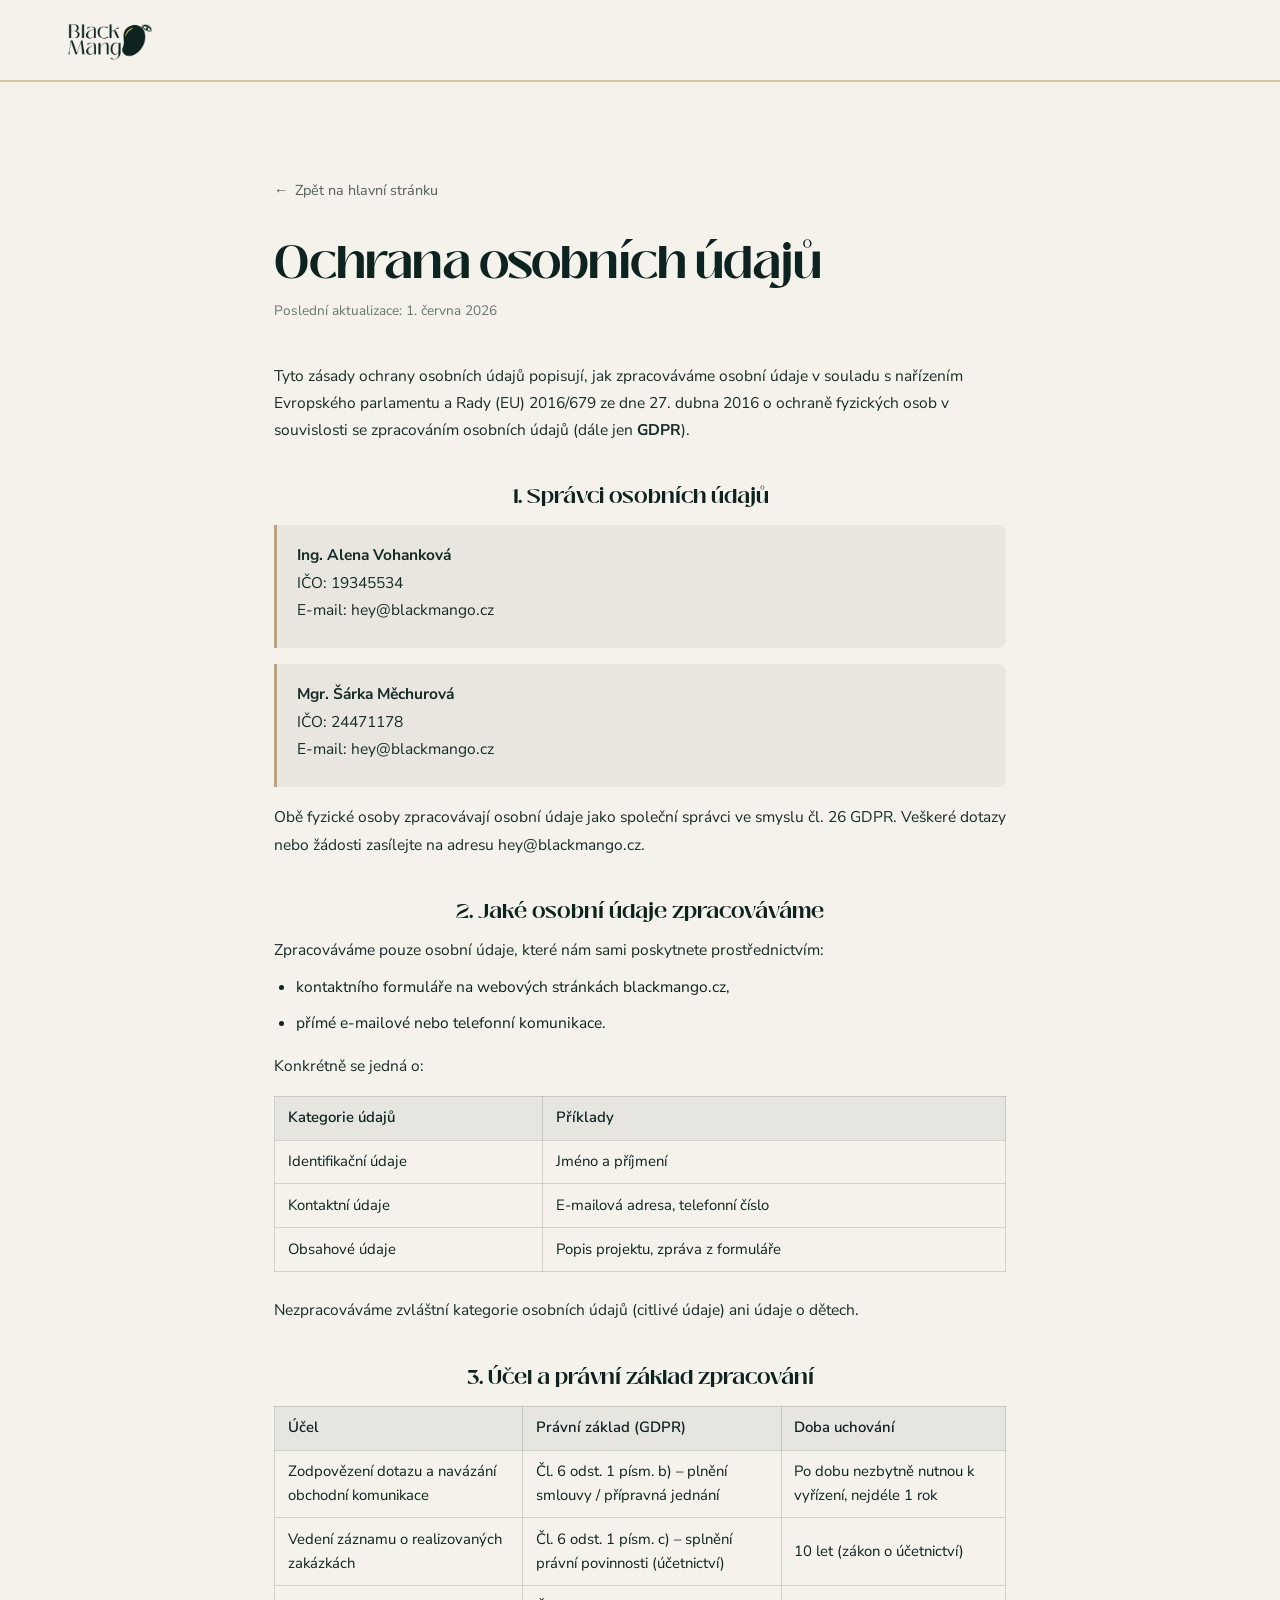
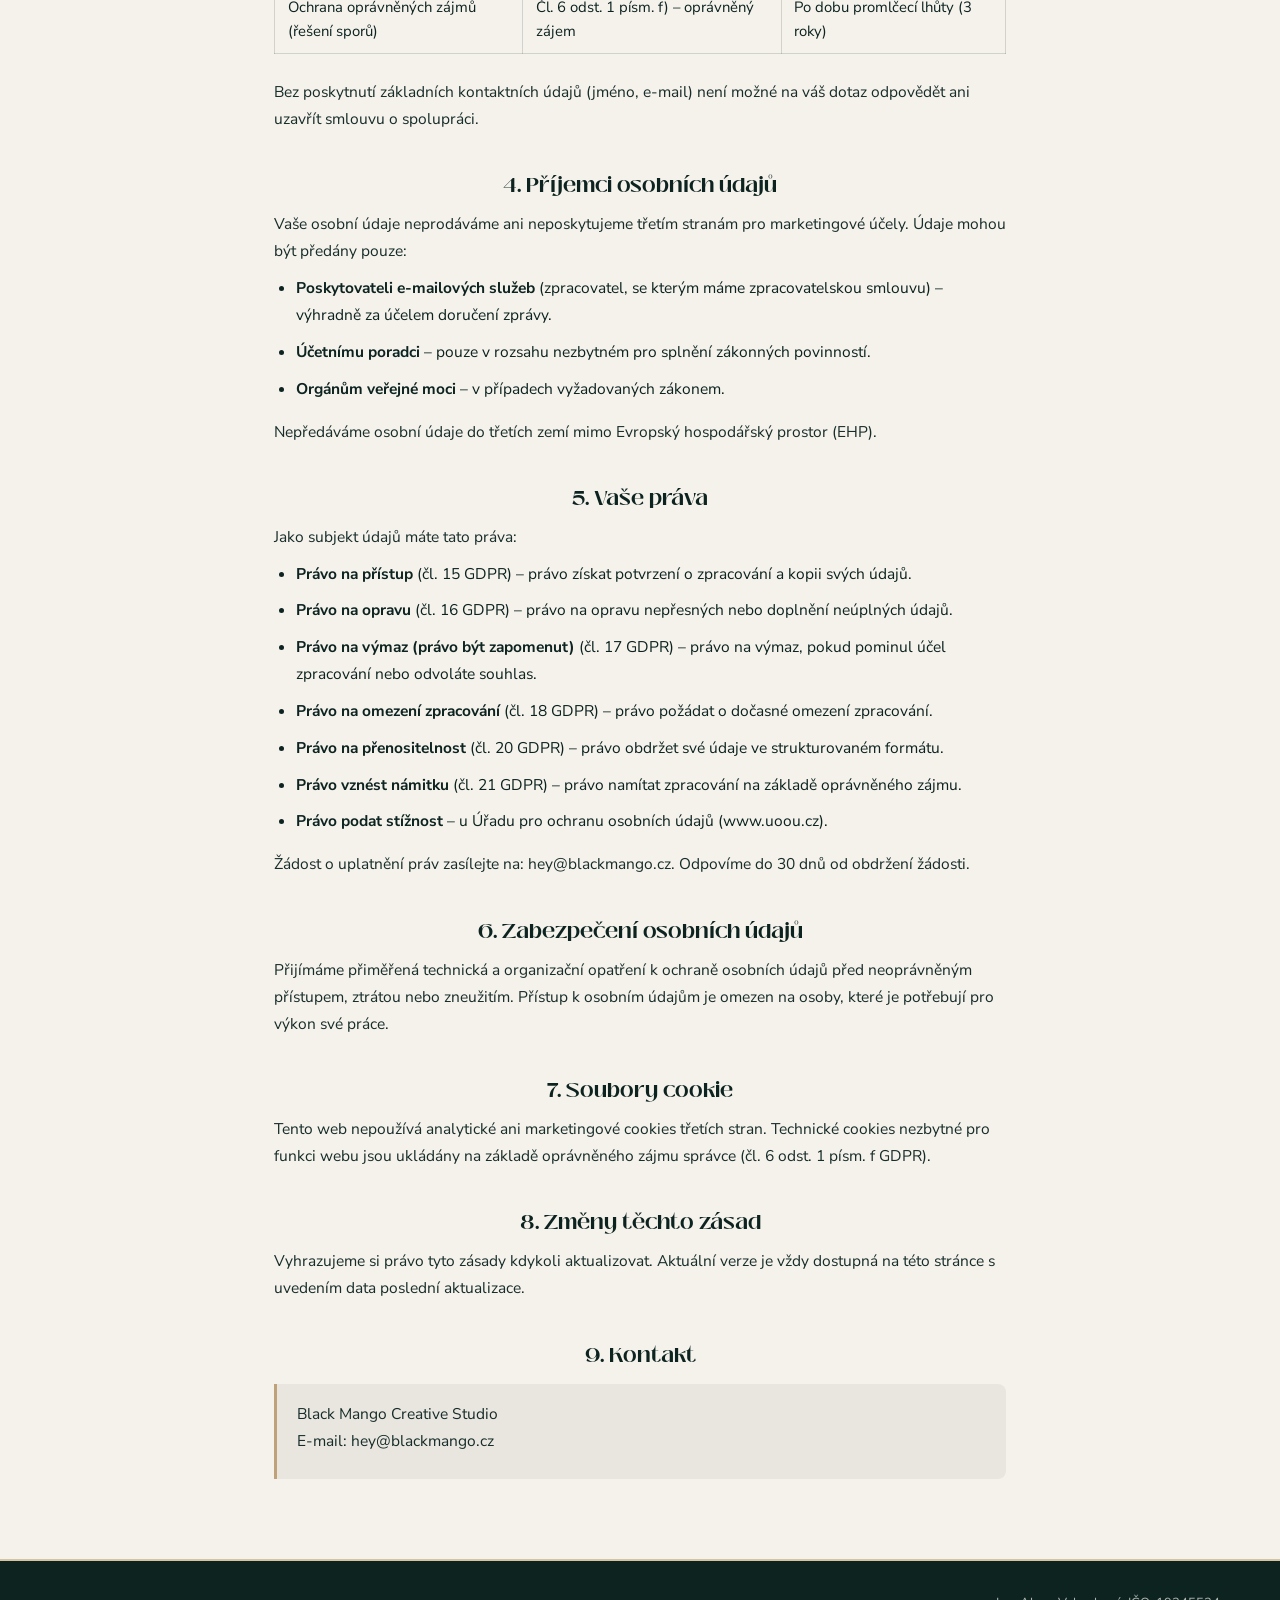
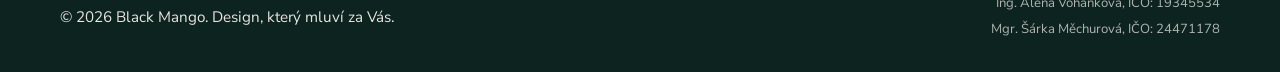
<file: gdpr.html>
<!DOCTYPE html>
<html lang="cs">
<head>
    <meta charset="UTF-8">
    <meta name="viewport" content="width=device-width, initial-scale=1.0">
    <title>Ochrana osobních údajů (GDPR) – Black Mango Creative Studio</title>
    <meta name="description" content="Zásady ochrany osobních údajů (GDPR) společnosti Black Mango Creative Studio. Informace o zpracování osobních údajů dle nařízení EU 2016/679.">
    <meta name="robots" content="noindex, follow">
    <link rel="canonical" href="https://blackmango.cz/gdpr.html">
    <link rel="icon" type="image/png" href="assets/global/favicon.png">
    <link rel="preconnect" href="https://fonts.googleapis.com">
    <link rel="preconnect" href="https://fonts.gstatic.com" crossorigin>
    <link href="https://fonts.googleapis.com/css2?family=Nunito+Sans:wght@400;600&display=swap" rel="stylesheet">
    <link rel="stylesheet" href="styles.css">
    <style>
        .gdpr-page {
            max-width: 780px;
            margin: 0 auto;
            padding: 6rem 1.5rem 4rem;
        }
        .gdpr-page h1 {
            font-size: clamp(1.8rem, 5vw, 2.8rem);
            margin-bottom: 0.5rem;
        }
        .gdpr-page .gdpr-updated {
            font-size: 0.85rem;
            opacity: 0.6;
            margin-bottom: 2.5rem;
            display: block;
        }
        .gdpr-page h2 {
            font-size: 1.25rem;
            margin-top: 2.5rem;
            margin-bottom: 0.75rem;
        }
        .gdpr-page p,
        .gdpr-page li {
            font-size: 0.97rem;
            line-height: 1.75;
            margin-bottom: 0.6rem;
        }
        .gdpr-page ul,
        .gdpr-page ol {
            padding-left: 1.4rem;
            margin-bottom: 1rem;
        }
        .gdpr-page table {
            width: 100%;
            border-collapse: collapse;
            margin: 1rem 0 1.5rem;
            font-size: 0.93rem;
        }
        .gdpr-page th,
        .gdpr-page td {
            text-align: left;
            padding: 0.6rem 0.8rem;
            border: 1px solid rgba(12,35,32,0.15);
        }
        .gdpr-page th {
            background: rgba(12,35,32,0.06);
            font-weight: 600;
        }
        .gdpr-page .gdpr-contact-box {
            background: rgba(12,35,32,0.05);
            border-left: 3px solid var(--color-brown);
            border-radius: 0 8px 8px 0;
            padding: 1rem 1.25rem;
            margin: 1rem 0;
        }
        .gdpr-back-link {
            display: inline-flex;
            align-items: center;
            gap: 0.4rem;
            margin-bottom: 2rem;
            font-size: 0.9rem;
            color: var(--color-dark);
            text-decoration: none;
            opacity: 0.7;
        }
        .gdpr-back-link:hover {
            opacity: 1;
        }
        .gdpr-back-link::before {
            content: "←";
        }
    </style>
</head>
<body>
    <nav class="navbar">
        <div class="container">
            <div class="nav-brand">
                <a href="index.html" aria-label="Black Mango – zpět na hlavní stránku">
                    <img src="assets/global/logo-main.webp" alt="Black Mango Creative Studio" class="nav-logo">
                </a>
            </div>
        </div>
    </nav>

    <main class="gdpr-page" id="main-content">
        <a href="index.html" class="gdpr-back-link">Zpět na hlavní stránku</a>

        <h1>Ochrana osobních údajů</h1>
        <span class="gdpr-updated">Poslední aktualizace: 1. června 2026</span>

        <p>
            Tyto zásady ochrany osobních údajů popisují, jak zpracováváme osobní údaje v souladu
            s nařízením Evropského parlamentu a Rady (EU) 2016/679 ze dne 27. dubna 2016
            o ochraně fyzických osob v souvislosti se zpracováním osobních údajů (dále jen
            <strong>GDPR</strong>).
        </p>

        <h2>1. Správci osobních údajů</h2>
        <div class="gdpr-contact-box">
            <p><strong>Ing. Alena Vohanková</strong><br>
            IČO: 19345534<br>
            E-mail: <a href="mailto:hey@blackmango.cz">hey@blackmango.cz</a></p>
        </div>
        <div class="gdpr-contact-box">
            <p><strong>Mgr. Šárka Měchurová</strong><br>
            IČO: 24471178<br>
            E-mail: <a href="mailto:hey@blackmango.cz">hey@blackmango.cz</a></p>
        </div>
        <p>
            Obě fyzické osoby zpracovávají osobní údaje jako společní správci ve smyslu
            čl. 26 GDPR. Veškeré dotazy nebo žádosti zasílejte na adresu
            <a href="mailto:hey@blackmango.cz">hey@blackmango.cz</a>.
        </p>

        <h2>2. Jaké osobní údaje zpracováváme</h2>
        <p>Zpracováváme pouze osobní údaje, které nám sami poskytnete prostřednictvím:</p>
        <ul>
            <li>kontaktního formuláře na webových stránkách blackmango.cz,</li>
            <li>přímé e-mailové nebo telefonní komunikace.</li>
        </ul>
        <p>Konkrétně se jedná o:</p>
        <table>
            <thead>
                <tr>
                    <th>Kategorie údajů</th>
                    <th>Příklady</th>
                </tr>
            </thead>
            <tbody>
                <tr>
                    <td>Identifikační údaje</td>
                    <td>Jméno a příjmení</td>
                </tr>
                <tr>
                    <td>Kontaktní údaje</td>
                    <td>E-mailová adresa, telefonní číslo</td>
                </tr>
                <tr>
                    <td>Obsahové údaje</td>
                    <td>Popis projektu, zpráva z formuláře</td>
                </tr>
            </tbody>
        </table>
        <p>Nezpracováváme zvláštní kategorie osobních údajů (citlivé údaje) ani údaje o dětech.</p>

        <h2>3. Účel a právní základ zpracování</h2>
        <table>
            <thead>
                <tr>
                    <th>Účel</th>
                    <th>Právní základ (GDPR)</th>
                    <th>Doba uchování</th>
                </tr>
            </thead>
            <tbody>
                <tr>
                    <td>Zodpovězení dotazu a navázání obchodní komunikace</td>
                    <td>Čl. 6 odst. 1 písm. b) – plnění smlouvy / přípravná jednání</td>
                    <td>Po dobu nezbytně nutnou k vyřízení, nejdéle 1 rok</td>
                </tr>
                <tr>
                    <td>Vedení záznamu o realizovaných zakázkách</td>
                    <td>Čl. 6 odst. 1 písm. c) – splnění právní povinnosti (účetnictví)</td>
                    <td>10 let (zákon o účetnictví)</td>
                </tr>
                <tr>
                    <td>Ochrana oprávněných zájmů (řešení sporů)</td>
                    <td>Čl. 6 odst. 1 písm. f) – oprávněný zájem</td>
                    <td>Po dobu promlčecí lhůty (3 roky)</td>
                </tr>
            </tbody>
        </table>
        <p>
            Bez poskytnutí základních kontaktních údajů (jméno, e-mail) není možné na váš
            dotaz odpovědět ani uzavřít smlouvu o spolupráci.
        </p>

        <h2>4. Příjemci osobních údajů</h2>
        <p>
            Vaše osobní údaje neprodáváme ani neposkytujeme třetím stranám pro marketingové
            účely. Údaje mohou být předány pouze:
        </p>
        <ul>
            <li><strong>Poskytovateli e-mailových služeb</strong> (zpracovatel, se kterým máme
            zpracovatelskou smlouvu) – výhradně za účelem doručení zprávy.</li>
            <li><strong>Účetnímu poradci</strong> – pouze v rozsahu nezbytném pro splnění
            zákonných povinností.</li>
            <li><strong>Orgánům veřejné moci</strong> – v případech vyžadovaných zákonem.</li>
        </ul>
        <p>
            Nepředáváme osobní údaje do třetích zemí mimo Evropský hospodářský prostor (EHP).
        </p>

        <h2>5. Vaše práva</h2>
        <p>Jako subjekt údajů máte tato práva:</p>
        <ul>
            <li><strong>Právo na přístup</strong> (čl. 15 GDPR) – právo získat potvrzení o
            zpracování a kopii svých údajů.</li>
            <li><strong>Právo na opravu</strong> (čl. 16 GDPR) – právo na opravu nepřesných
            nebo doplnění neúplných údajů.</li>
            <li><strong>Právo na výmaz (právo být zapomenut)</strong> (čl. 17 GDPR) – právo na
            výmaz, pokud pominul účel zpracování nebo odvoláte souhlas.</li>
            <li><strong>Právo na omezení zpracování</strong> (čl. 18 GDPR) – právo požádat
            o dočasné omezení zpracování.</li>
            <li><strong>Právo na přenositelnost</strong> (čl. 20 GDPR) – právo obdržet své
            údaje ve strukturovaném formátu.</li>
            <li><strong>Právo vznést námitku</strong> (čl. 21 GDPR) – právo namítat zpracování
            na základě oprávněného zájmu.</li>
            <li><strong>Právo podat stížnost</strong> – u Úřadu pro ochranu osobních údajů
            (<a href="https://www.uoou.cz" target="_blank" rel="noopener noreferrer">www.uoou.cz</a>).</li>
        </ul>
        <p>
            Žádost o uplatnění práv zasílejte na:
            <a href="mailto:hey@blackmango.cz">hey@blackmango.cz</a>.
            Odpovíme do 30 dnů od obdržení žádosti.
        </p>

        <h2>6. Zabezpečení osobních údajů</h2>
        <p>
            Přijímáme přiměřená technická a organizační opatření k ochraně osobních údajů
            před neoprávněným přístupem, ztrátou nebo zneužitím. Přístup k osobním údajům
            je omezen na osoby, které je potřebují pro výkon své práce.
        </p>

        <h2>7. Soubory cookie</h2>
        <p>
            Tento web nepoužívá analytické ani marketingové cookies třetích stran.
            Technické cookies nezbytné pro funkci webu jsou ukládány na základě oprávněného
            zájmu správce (čl. 6 odst. 1 písm. f GDPR).
        </p>

        <h2>8. Změny těchto zásad</h2>
        <p>
            Vyhrazujeme si právo tyto zásady kdykoli aktualizovat. Aktuální verze je vždy
            dostupná na této stránce s uvedením data poslední aktualizace.
        </p>

        <h2>9. Kontakt</h2>
        <div class="gdpr-contact-box">
            <p>
                Black Mango Creative Studio<br>
                E-mail: <a href="mailto:hey@blackmango.cz">hey@blackmango.cz</a>
            </p>
        </div>
    </main>

    <footer class="footer">
        <div class="container">
            <p>&copy; 2026 Black Mango. Design, který mluví za Vás.</p>
            <div class="footer-legal">
                <span>Ing. Alena Vohanková, IČO: 19345534</span>
                <span>Mgr. Šárka Měchurová, IČO: 24471178</span>
            </div>
        </div>
    </footer>
</body>
</html>
</file>
<file: styles.css>
/* ===========================
   FONTS
   =========================== */
@font-face {
    font-family: 'NunitoSans';
    src: url('assets/fonts/nunito-sans/NunitoSans-VariableFont.ttf') format('truetype');
    font-weight: 100 900;
    font-style: normal;
    font-display: swap;
}

@font-face {
    font-family: 'NunitoSans';
    src: url('assets/fonts/nunito-sans/NunitoSans-Italic-VariableFont.ttf') format('truetype');
    font-weight: 100 900;
    font-style: italic;
    font-display: swap;
}

@font-face {
    font-family: 'BlackMango';
    src: url('assets/fonts/black-mango/BlackMango-Regular.woff2') format('woff2'),
         url('assets/fonts/black-mango/BlackMango-Regular.woff') format('woff');
    font-weight: 400;
    font-style: normal;
    font-display: swap;
}

@font-face {
    font-family: 'BlackMango';
    src: url('assets/fonts/black-mango/BlackMango-Medium.woff2') format('woff2'),
         url('assets/fonts/black-mango/BlackMango-Medium.woff') format('woff');
    font-weight: 500;
    font-style: normal;
    font-display: swap;
}

@font-face {
    font-family: 'BlackMango';
    src: url('assets/fonts/black-mango/BlackMango-SemiBold.woff2') format('woff2'),
         url('assets/fonts/black-mango/BlackMango-SemiBold.woff') format('woff');
    font-weight: 600;
    font-style: normal;
    font-display: swap;
}

@font-face {
    font-family: 'BlackMango';
    src: url('assets/fonts/black-mango/BlackMango-Bold.woff2') format('woff2'),
         url('assets/fonts/black-mango/BlackMango-Bold.woff') format('woff');
    font-weight: 700;
    font-style: normal;
    font-display: swap;
}

@font-face {
    font-family: 'BlackMango';
    src: url('assets/fonts/black-mango/BlackMango-ExtraBold.woff2') format('woff2'),
         url('assets/fonts/black-mango/BlackMango-ExtraBold.woff') format('woff');
    font-weight: 800;
    font-style: normal;
    font-display: swap;
}

/* ===========================
   BRAND COLORS
   =========================== */
:root {
    --color-dark: #0C2320;
    --color-light: #F5F1EB;
    --color-beige: #D6C3A3;
    --color-brown: #BFA27A;
    --color-accent: #DAA520;
}

/* ===========================
   TYPOGRAPHY & GENERAL
   =========================== */
* {
    margin: 0;
    padding: 0;
    box-sizing: border-box;
}

/* Skip navigation link (WCAG 2.4.1) */
.skip-link {
    position: absolute;
    top: -100%;
    left: 1rem;
    z-index: 10000;
    background: var(--color-dark);
    color: var(--color-light);
    padding: 0.75rem 1.5rem;
    border-radius: 0 0 8px 8px;
    font-weight: 600;
    text-decoration: none;
    transition: top 0.2s;
}
.skip-link:focus {
    top: 0;
}

/* Visually hidden – screen reader only (WCAG 1.3.1) */
.sr-only {
    position: absolute;
    width: 1px;
    height: 1px;
    padding: 0;
    margin: -1px;
    overflow: hidden;
    clip: rect(0, 0, 0, 0);
    white-space: nowrap;
    border: 0;
}

html {
    scroll-behavior: smooth;
}

body {
    font-family: 'NunitoSans', 'Nunito Sans', sans-serif;
    color: var(--color-dark);
    background-color: var(--color-light);
    line-height: 1.6;
}

.container {
    max-width: 1200px;
    margin: 0 auto;
    padding: 0 20px;
}

h1, h2, h3, h4, h5, h6 {
    font-family: 'BlackMango', serif;
    font-weight: 700;
    line-height: 1.3;
    margin-bottom: 1rem;
}

h1 {
    font-size: 3.5rem;
    letter-spacing: -1px;
}

h2 {
    font-size: 2.5rem;
    text-align: center;
    margin-bottom: 3rem;
}

h3 {
    font-size: 1.5rem;
    margin-bottom: 0.75rem;
}

p {
    font-size: 1.1rem;
    margin-bottom: 1.5rem;
    opacity: 0.95;
}

a {
    text-decoration: none;
    color: inherit;
    transition: all 0.3s ease;
}

/* ===========================
   NAVIGATION
   =========================== */
.navbar {
    position: sticky;
    top: 0;
    background-color: var(--color-light);
    border-bottom: 2px solid var(--color-beige);
    padding: 1rem 0;
    z-index: 100;
}

.navbar .container {
    display: flex;
    justify-content: space-between;
    align-items: center;
    position: relative;
}

.nav-brand {
    display: flex;
    align-items: center;
}

.nav-logo {
    height: 48px;
    width: auto;
    display: block;
}

.logo {
    width: 40px;
    height: 40px;
}

.nav-hamburger {
    display: none;
    flex-direction: column;
    gap: 5px;
    background: none;
    border: none;
    cursor: pointer;
    padding: 0.5rem;
    z-index: 110;
}

.nav-hamburger span {
    display: block;
    width: 26px;
    height: 2px;
    background: var(--color-dark);
    border-radius: 2px;
    transition: transform 0.3s ease, opacity 0.3s ease;
}

.nav-hamburger.is-open span:nth-child(1) {
    transform: translateY(7px) rotate(45deg);
}

.nav-hamburger.is-open span:nth-child(2) {
    opacity: 0;
}

.nav-hamburger.is-open span:nth-child(3) {
    transform: translateY(-7px) rotate(-45deg);
}

.nav-menu {
    display: flex;
    list-style: none;
    gap: 2rem;
}

.nav-menu a {
    font-size: 1rem;
    font-weight: 600;
    color: var(--color-dark);
    position: relative;
}

.nav-menu a.is-active {
    color: var(--color-beige);
}

.nav-menu a::after {
    content: '';
    position: absolute;
    bottom: -5px;
    left: 0;
    width: 0;
    height: 2px;
    background-color: var(--color-beige);
    transition: width 0.3s ease;
}

.nav-menu a:hover::after {
    width: 100%;
}

/* ===========================
   HERO SECTION
   =========================== */
.hero {
    position: relative;
    display: flex;
    align-items: center;
    padding: 6rem 0;
    margin: 1rem 1rem 0;
    min-height: 70vh;
    border: 1px solid rgba(12, 35, 32, 0.18);
    border-radius: 22px;
    background-color: var(--color-light);
    box-shadow: 0 14px 30px rgba(12, 35, 32, 0.16), 0 3px 8px rgba(12, 35, 32, 0.08);
    overflow: hidden;
}

.hero-photo {
    position: absolute;
    right: max(0px, calc(50% - 600px));
    bottom: 0;
    height: 108%;
    width: auto;
    pointer-events: none;
    user-select: none;
}

.hero .container {
    width: 100%;
}

.hero-content {
    max-width: 520px;
}

.hero-content h1 {
    color: var(--color-dark);
    margin-bottom: 1.5rem;
    line-height: 1.2;
}

.hero-content p {
    font-size: 1.25rem;
    color: var(--color-dark);
    margin-bottom: 2rem;
    opacity: 0.9;
}

.hero-wordmark {
    display: inline-flex;
    flex-direction: column;
    align-items: flex-start;
    margin-bottom: 1.25rem;
    color: var(--color-dark);
    line-height: 1;
}

.hero-wordmark-line {
    display: block;
    font-family: 'BlackMango', serif;
    font-size: clamp(2.8rem, 8vw, 6rem);
    font-weight: 700;
    letter-spacing: 0.01em;
    line-height: 1;
}

.hero-wordmark-mang {
    position: relative;
    display: inline-block;
    line-height: 1;
    margin-top: -0.2em;
    padding-right: clamp(3.2rem, 9.6vw, 6.6rem);
}

.hero-wordmark-icon {
    position: absolute;
    left: calc(100% - 0.22em);
    top: 50%;
    --mango-x: -1.22em;
    width: clamp(6.2rem, 16.8vw, 12.2rem);
    height: auto;
    margin: 0;
    image-rendering: -webkit-optimize-contrast;
    transform: translate(var(--mango-x), -74%);
}

.hero-studio-title {
    font-family: 'NunitoSans', 'Nunito Sans', sans-serif;
    font-size: clamp(1.05rem, 1.9vw, 1.35rem);
    font-weight: 700;
    text-transform: uppercase;
    letter-spacing: 0.06em;
    margin-bottom: 0.75rem;
    color: var(--color-dark);
    width: max-content;
}

.cta-button {
    display: inline-block;
    padding: 1rem 2.5rem;
    background-color: var(--color-dark);
    color: var(--color-light);
    font-weight: 600;
    border-radius: 12px;
    border: 2px solid var(--color-dark);
    cursor: pointer;
    font-size: 1rem;
    transition: all 0.3s ease;
}

.cta-button:hover {
    background-color: transparent;
    color: var(--color-dark);
    transform: translateY(-2px);
    box-shadow: 0 4px 12px rgba(12, 35, 32, 0.15);
}

/* ===========================
   PARTNERS MARQUEE
   =========================== */
.partners-marquee {
    width: 100%;
    padding: 1.15rem 0 1.35rem;
    background: linear-gradient(180deg, #F8F4EE 0%, #F2ECE2 100%);
    border-top: 1px solid rgba(191, 162, 122, 0.28);
    border-bottom: 1px solid rgba(191, 162, 122, 0.28);
    overflow: hidden;
}

.partners-marquee-title {
    margin: 0 0 0.75rem;
    text-align: center;
    font-family: 'NunitoSans', 'Nunito Sans', sans-serif;
    text-transform: uppercase;
    letter-spacing: 0.12em;
    font-size: 0.84rem;
    font-weight: 700;
    color: rgba(12, 35, 32, 0.72);
}

.partners-marquee-viewport {
    width: 100%;
    overflow: hidden;
}

.partners-marquee-track {
    display: flex;
    width: max-content;
    gap: 0;
    transform: translate3d(0, 0, 0);
    will-change: transform;
    touch-action: pan-y;
}

.partners-marquee-group {
    display: flex;
    align-items: center;
    gap: 2.2rem;
    padding: 0 2.2rem 0 0;
}

.partner-logo {
    flex: 0 0 auto;
    width: clamp(120px, 10vw, 180px);
    height: clamp(56px, 5vw, 76px);
    display: inline-flex;
    align-items: center;
    justify-content: center;
    border-radius: 12px;
    background: rgba(255, 255, 255, 0.52);
    border: 1px solid rgba(191, 162, 122, 0.35);
    padding: 0.3rem 0.45rem;
    overflow: hidden;
    transition: transform 0.25s ease, box-shadow 0.25s ease, background-color 0.25s ease;
}

.partner-logo img {
    width: 114%;
    height: 114%;
    object-fit: contain;
    object-position: center;
    opacity: 0.84;
    filter: grayscale(1) contrast(1.06);
    transition: opacity 0.25s ease, filter 0.25s ease, transform 0.25s ease;
}

.partner-logo img[src*="bbc.webp"],
.partner-logo img[src*="porodnikurzy.webp"],
.partner-logo img[src*="vg.webp"],
.partner-logo img[src*="ts_rs.webp"],
.partner-logo img[src*="obec_dubno.webp"],
.partner-logo img[src*="obec_obcov.webp"],
.partner-logo img[src*="szm.webp"] {
    transform: scale(1.75);
}

.partner-logo img[src*="21stcenturysolutions.webp"] {
    transform: scale(1.9);
}

.partner-logo img[src*="p2projekt.webp"] {
    transform: scale(1.4);
}

.partner-logo img[src*="pavel_snobl.webp"] {
    transform: scale(1.75);
}

.partner-logo img[src*="helikoptera.webp"] {
    transform: scale(1.4);
}

.partner-logo img[src*="fyziobodyprofik.webp"] {
    transform: scale(1.2);
}

.partner-logo img[src*="vlasoteka.webp"],
.partner-logo img[src*="wejobbox.webp"] {
    transform: scale(1.3);
}

.partner-logo:hover,
.partner-logo:focus-visible {
    transform: translateY(-2px);
    background: #fff;
    box-shadow: 0 7px 16px rgba(12, 35, 32, 0.12);
}

.partner-logo:hover img,
.partner-logo:focus-visible img {
    opacity: 1;
    filter: grayscale(0) contrast(1);
}

/* ===========================
   SERVICES SECTION
   =========================== */
.services {
    padding: 6rem 0;
    background-color: var(--color-light);
}

.services-hint {
    text-align: center;
    font-size: 0.95rem;
    color: var(--color-brown);
    margin-top: -2rem;
    margin-bottom: 3rem !important;
    letter-spacing: 0.03em;
}

.services-hint .hint-desktop { display: inline; }
.services-hint .hint-mobile  { display: none; }

.services-grid {
    display: grid;
    grid-template-columns: repeat(auto-fit, minmax(250px, 1fr));
    gap: 2rem;
}

/* ===========================
   FLIP CARDS
   =========================== */
.flip-card {
    perspective: 1200px;
    height: 320px;
    cursor: pointer;
    outline: none;
}

.flip-card-inner {
    position: relative;
    width: 100%;
    height: 100%;
    transform-style: preserve-3d;
    transition: transform 0.7s cubic-bezier(0.4, 0.2, 0.2, 1);
}

/* flip on hover OR when .is-flipped class is set by JS click */
.flip-card:hover .flip-card-inner,
.flip-card.is-flipped .flip-card-inner {
    transform: rotateY(180deg);
}

.flip-card-front,
.flip-card-back {
    position: absolute;
    inset: 0;
    backface-visibility: hidden;
    -webkit-backface-visibility: hidden;
    padding: 2rem;
    display: flex;
    flex-direction: column;
    justify-content: center;
}

/* --- FRONT --- */
.flip-card-front {
    background-color: white;
    border: 1px solid #E8E3DB;
    border-radius: 16px;
    text-align: center;
    overflow: hidden;
}

.flip-card-front h3 {
    color: var(--color-dark);
    font-size: 1.25rem;
    margin-bottom: 0.75rem;
}

.flip-question {
    font-size: 0.95rem;
    color: #777;
    margin-bottom: 0;
    line-height: 1.5;
}

.service-icon {
    margin-bottom: 1.25rem;
    display: flex;
    justify-content: center;
}

/* --- PEEL CORNER --- */
.peel-corner {
    position: absolute;
    bottom: 0;
    right: 0;
    width: 60px;
    height: 60px;
    transition: transform 0.35s ease, filter 0.35s ease;
    transform-origin: bottom right;
    filter: drop-shadow(-3px -3px 6px rgba(0,0,0,0.22));
    display: none; /* hidden on desktop */
}

.peel-corner svg {
    width: 100%;
    height: 100%;
    display: block;
}

.peel-label {
    position: absolute;
    bottom: 7px;
    right: 7px;
    width: 20px;
    height: 20px;
    color: var(--color-dark);
    pointer-events: none;
}

.peel-label svg {
    width: 100%;
    height: 100%;
    display: block;
}

/* --- BACK --- */
.flip-card-back {
    background-color: var(--color-dark);
    color: var(--color-light);
    border-radius: 16px;
    transform: rotateY(180deg);
    text-align: left;
}

.flip-card-back h3 {
    color: var(--color-beige);
    font-size: 1.2rem;
    margin-bottom: 1.5rem;
    padding-bottom: 0.75rem;
    border-bottom: 1px solid rgba(214, 195, 163, 0.3);
}

.service-list {
    list-style: none;
    padding: 0;
    margin: 0;
    display: flex;
    flex-direction: column;
    gap: 0.85rem;
}

.service-list li {
    font-size: 1rem;
    color: var(--color-light);
    padding-left: 1.5rem;
    position: relative;
    line-height: 1.4;
}

.service-list li::before {
    content: '–';
    position: absolute;
    left: 0;
    color: var(--color-beige);
}

/* ===========================
   PORTFOLIO SECTION
   =========================== */
.portfolio {
    padding: 6rem 0;
    background-color: white;
}

.section-subtitle {
    text-align: center;
    font-size: 1.2rem;
    color: #888;
    margin-bottom: 3rem !important;
}

.portfolio-stack {
    display: flex;
    flex-direction: column;
    gap: 2.25rem;
}

.portfolio-carousel-block {
    background: #FAF8F4;
    border: 1px solid #E6DED1;
    border-radius: 16px;
    padding: 1.6rem;
}

.portfolio-carousel-title {
    font-size: clamp(1.3rem, 2.4vw, 1.85rem);
    margin-bottom: 1.1rem;
    color: var(--color-dark);
    text-align: left;
}

.portfolio-carousel {
    position: relative;
}

.portfolio-carousel-viewport {
    border-radius: 14px;
    overflow: hidden;
    border: 1px solid #E5DBCA;
    background: #EEE8DD;
}

.portfolio-carousel-track {
    display: flex;
    transition: transform 0.45s ease;
    will-change: transform;
}

.portfolio-slide {
    min-width: 100%;
    border: none;
    background: transparent;
    padding: 0;
    margin: 0;
    cursor: zoom-in;
}

.portfolio-slide img {
    width: 100%;
    height: clamp(260px, 48vw, 520px);
    object-fit: cover;
    display: block;
}

.carousel-btn {
    position: absolute;
    top: 50%;
    transform: translateY(-50%);
    width: 42px;
    height: 42px;
    border-radius: 999px;
    border: 1px solid rgba(255, 255, 255, 0.85);
    background: rgba(12, 35, 32, 0.72);
    color: #fff;
    cursor: pointer;
    z-index: 2;
    font-size: 1.2rem;
    line-height: 1;
}

.carousel-btn:hover {
    background: rgba(12, 35, 32, 0.88);
}

.carousel-btn-prev {
    left: 14px;
}

.carousel-btn-next {
    right: 14px;
}

.carousel-dots {
    display: flex;
    justify-content: center;
    gap: 0.55rem;
    margin-top: 0.9rem;
}

.carousel-dot {
    width: 10px;
    height: 10px;
    border-radius: 999px;
    border: none;
    background: #CAB89B;
    cursor: pointer;
}

.carousel-dot.is-active {
    background: var(--color-dark);
}

.portfolio-carousel-placeholder {
    min-height: 170px;
    border-radius: 14px;
    border: 1px dashed #CFBFA4;
    background: #F4EFE7;
    color: #6C655B;
    display: flex;
    align-items: center;
    justify-content: center;
    font-size: 1rem;
    padding: 1rem;
    text-align: center;
}

.portfolio-web-carousel-block {
    padding-bottom: 1.8rem;
}

.portfolio-web-carousel {
    position: relative;
    padding: 0 4.25rem;
}

.portfolio-web-carousel-viewport {
    overflow: hidden;
    border-radius: 14px;
}

.portfolio-web-carousel-track {
    display: flex;
    width: max-content;
    gap: 0;
    transform: translate3d(0, 0, 0);
    will-change: transform;
    touch-action: pan-y; /* allow vertical page scroll; JS handles horizontal swipe */
}

.portfolio-web-carousel-group {
    display: flex;
    align-items: stretch;
    gap: 1rem;
    padding: 0 1rem 0 0;
}

.portfolio-web-card {
    flex: 0 0 auto;
    position: relative;
    width: clamp(230px, 24vw, 320px);
    height: clamp(230px, 26vw, 320px);
    border-radius: 14px;
    overflow: hidden;
    border: 1px solid #E5DBCA;
    background: #fff;
    box-shadow: 0 8px 18px rgba(12, 35, 32, 0.08);
    transition: transform 0.25s ease, box-shadow 0.25s ease;
}

.portfolio-web-card img {
    width: 100%;
    height: 100%;
    object-fit: contain;
    object-position: center;
    display: block;
}

.portfolio-web-card-url {
    position: absolute;
    left: 0.9rem;
    right: 0.9rem;
    bottom: 0.9rem;
    z-index: 1;
    text-align: center;
    font-family: 'NunitoSans', 'Nunito Sans', sans-serif;
    font-size: 0.72rem;
    font-weight: 700;
    letter-spacing: 0.04em;
    color: #0C2320;
    text-shadow: 0 1px 0 rgba(255, 255, 255, 0.75), 0 0 10px rgba(255, 255, 255, 0.72);
    pointer-events: none;
    background: linear-gradient(180deg, rgba(255, 255, 255, 0) 0%, rgba(255, 255, 255, 0.75) 100%);
    padding-top: 1.9rem;
}

.portfolio-web-card:hover,
.portfolio-web-card:focus-visible {
    transform: translateY(-3px);
    box-shadow: 0 12px 24px rgba(12, 35, 32, 0.16);
}

.portfolio-web-carousel-block .portfolio-carousel-title {
    margin-bottom: 1.25rem;
}

.portfolio-web-carousel-btn {
    position: absolute;
    top: 50%;
    transform: translateY(-50%);
    width: 3.2rem;
    height: 3.2rem;
    border-radius: 999px;
    border: 1px solid rgba(191, 162, 122, 0.45);
    background: rgba(245, 241, 235, 0.94);
    color: var(--color-dark);
    box-shadow: 0 8px 18px rgba(12, 35, 32, 0.14);
    display: inline-flex;
    align-items: center;
    justify-content: center;
    cursor: pointer;
    z-index: 3;
    transition: transform 0.2s ease, background-color 0.2s ease, box-shadow 0.2s ease;
}

.portfolio-web-carousel-btn span {
    font-size: 2rem;
    line-height: 1;
    margin-top: -0.1rem;
}

.portfolio-web-carousel-btn:hover,
.portfolio-web-carousel-btn:focus-visible {
    transform: translateY(-50%) scale(1.04);
    background: #fff;
    box-shadow: 0 12px 24px rgba(12, 35, 32, 0.18);
}

.portfolio-web-carousel-btn-prev {
    left: 0.7rem;
}

.portfolio-web-carousel-btn-prev {
    left: 0.7rem;
}

.portfolio-web-carousel-btn-next {
    right: 0.7rem;
}

/* ===========================
   PORTFOLIO – BRANDING CAROUSEL (seamless banner)
   =========================== */
.portfolio-branding-carousel-block {
    padding-bottom: 1.8rem;
}

.portfolio-branding-carousel {
    position: relative;
    padding: 0 4.25rem;
}

.portfolio-branding-carousel-viewport {
    overflow: hidden;
    border-radius: 14px;
}

.portfolio-branding-carousel-track {
    display: flex;
    width: max-content;
    gap: 0;
    transform: translate3d(0, 0, 0);
    will-change: transform;
    touch-action: pan-y; /* allow vertical page scroll; JS handles horizontal swipe */
}

.portfolio-branding-carousel-group {
    display: flex;
    align-items: stretch;
    gap: 1rem;
    padding: 0 1rem 0 0;
}

.portfolio-branding-card {
    flex: 0 0 auto;
    position: relative;
    min-width: 0; /* override base .portfolio-slide { min-width: 100% } */
    /* Fixed height, auto width: each card takes its image's natural aspect
       ratio, so mixed-size previews sit side by side without cropping. */
    width: auto;
    height: clamp(220px, 26vw, 320px);
    border-radius: 14px;
    overflow: hidden;
    border: 1px solid #E5DBCA;
    background: #fff;
    box-shadow: 0 8px 18px rgba(12, 35, 32, 0.08);
    transition: transform 0.25s ease, box-shadow 0.25s ease;
    padding: 0;
    margin: 0;
    cursor: zoom-in;
}

.portfolio-branding-card img {
    width: auto;
    height: 100%;
    object-fit: contain;
    display: block;
}

.portfolio-branding-card:hover,
.portfolio-branding-card:focus-visible {
    transform: translateY(-3px);
    box-shadow: 0 12px 24px rgba(12, 35, 32, 0.16);
}

/* ===========================
   PORTFOLIO – DIGITÁLNÍ GRAFIKA CAROUSEL
   =========================== */
.portfolio-grafika-carousel-block {
    padding-bottom: 1.8rem;
}

.portfolio-grafika-carousel {
    position: relative;
    padding: 0 4.25rem;
}

.portfolio-grafika-carousel-viewport {
    overflow: hidden;
    border-radius: 14px;
}

.portfolio-grafika-carousel-track {
    display: flex;
    width: max-content;
    gap: 0;
    transform: translate3d(0, 0, 0);
    will-change: transform;
    touch-action: pan-y; /* allow vertical page scroll; JS handles horizontal swipe */
}

.portfolio-grafika-carousel-group {
    display: flex;
    align-items: stretch;
    gap: 1rem;
    padding: 0 1rem 0 0;
}

.portfolio-grafika-card {
    flex: 0 0 auto;
    position: relative;
    width: clamp(200px, 22vw, 280px);
    height: clamp(200px, 22vw, 280px);
    border-radius: 14px;
    overflow: hidden;
    border: 1px solid #E5DBCA;
    background: #fff;
    box-shadow: 0 8px 18px rgba(12, 35, 32, 0.08);
    transition: transform 0.25s ease, box-shadow 0.25s ease;
    text-decoration: none;
    display: block;
}

.portfolio-grafika-card img {
    width: 100%;
    height: 100%;
    object-fit: cover;
    object-position: center;
    display: block;
}

.portfolio-grafika-card-label {
    position: absolute;
    left: 50%;
    transform: translateX(-50%);
    bottom: 0.75rem;
    z-index: 1;
    white-space: nowrap;
    max-width: calc(100% - 1.2rem);
    overflow: hidden;
    text-overflow: ellipsis;
    text-align: center;
    font-family: 'NunitoSans', 'Nunito Sans', sans-serif;
    font-size: 0.68rem;
    font-weight: 700;
    letter-spacing: 0.04em;
    color: #0C2320;
    pointer-events: none;
    background: #f5f1eb;
    padding: 0.28rem 0.85rem;
    border-radius: 999px;
}

.portfolio-grafika-card:hover,
.portfolio-grafika-card:focus-visible {
    transform: translateY(-3px);
    box-shadow: 0 12px 24px rgba(12, 35, 32, 0.16);
}

button.portfolio-grafika-card,
button.portfolio-grafika-card--lightbox {
    border: 1px solid #E5DBCA;
    padding: 0;
    margin: 0;
    cursor: zoom-in;
}

/* ===========================
   LIGHTBOX MODAL
   =========================== */
.lightbox-modal {
    position: fixed;
    inset: 0;
    display: none;
    align-items: center;
    justify-content: center;
    z-index: 1000;
}

.lightbox-modal.is-open {
    display: flex;
}

.lightbox-backdrop {
    position: absolute;
    inset: 0;
    background: rgba(0, 0, 0, 0.82);
    cursor: pointer;
}

.lightbox-content {
    position: relative;
    z-index: 1;
    max-width: min(90vw, 860px);
    max-height: 90vh;
    display: flex;
    align-items: center;
    justify-content: center;
}

.lightbox-img {
    max-width: 100%;
    max-height: 90vh;
    border-radius: 12px;
    box-shadow: 0 24px 60px rgba(0, 0, 0, 0.5);
    display: block;
}

.lightbox-close {
    position: fixed;
    top: 1.1rem;
    right: 1.3rem;
    width: 2.5rem;
    height: 2.5rem;
    border: none;
    border-radius: 999px;
    background: rgba(12, 35, 32, 0.9);
    color: #fff;
    font-size: 1rem;
    cursor: pointer;
    z-index: 2;
    display: flex;
    align-items: center;
    justify-content: center;
    transition: background 0.2s ease;
}

.lightbox-close:hover,
.lightbox-close:focus-visible {
    background: rgba(12, 35, 32, 1);
}

.pdf-preview-modal {
    position: fixed;
    inset: 0;
    display: none;
    z-index: 999;
}

.pdf-preview-modal.is-open {
    display: block;
}

.pdf-preview-backdrop {
    position: absolute;
    inset: 0;
    background: rgba(0, 0, 0, 0.68);
}

.pdf-preview-dialog {
    position: relative;
    width: min(1100px, 94vw);
    height: min(86vh, 860px);
    margin: min(5vh, 36px) auto;
    border-radius: 14px;
    overflow: hidden;
    border: 1px solid #D3C4AA;
    background: #111;
}

.pdf-preview-close {
    position: absolute;
    top: 10px;
    right: 10px;
    width: 34px;
    height: 34px;
    border: none;
    border-radius: 999px;
    background: rgba(12, 35, 32, 0.9);
    color: #fff;
    font-size: 1rem;
    cursor: pointer;
    z-index: 2;
}

.pdf-preview-pages {
    width: 100%;
    height: 100%;
    overflow-y: auto;
    display: flex;
    flex-direction: column;
    gap: 6px;
    -webkit-overflow-scrolling: touch;
}

.pdf-preview-pages img {
    display: block;
    width: 100%;
    height: auto;
    flex-shrink: 0;
    -webkit-user-select: none;
    user-select: none;
    -webkit-touch-callout: none;
}

/* ===========================
   ABOUT SECTION
   =========================== */
.about {
    padding: 6rem 0;
    background-color: var(--color-dark);
    color: var(--color-light);
    background-image: url('assets/about/banner-desktop.webp');
    background-size: cover;
    background-position: 85% center;
    background-repeat: no-repeat;
}

.about-photo {
    display: none;
}

@media (max-width: 1024px) {
    .partners-marquee-track,
    .partners-marquee-group {
        gap: 1.4rem;
    }

    .partner-logo {
        width: clamp(170px, 52vw, 220px);
        height: 88px;
    }

    .about {
        background-image: none;
        padding-bottom: 0;
        text-align: center;
    }

    .about h2 {
        text-align: center !important;
    }

    .about-content {
        max-width: 100%;
        margin: 0 auto;
    }

    .about-photo {
        display: block;
        width: 100%;
        line-height: 0;
        padding: 2rem;
        box-sizing: border-box;
    }

    .about-photo picture {
        display: block;
        border-radius: 20px;
        overflow: hidden;
    }

    .about-photo img {
        width: 100%;
        height: auto;
        display: block;
        border-radius: 20px;
    }
}

.about-content {
    max-width: 580px;
    margin: 0;
}

.about h2 {
    text-align: left;
    color: var(--color-light);
    margin-bottom: 2.5rem;
}

.about-text p {
    font-size: 1.1rem;
    color: var(--color-light);
    opacity: 0.9;
}

.about-closing {
    font-size: 1.15rem !important;
    font-style: italic;
    opacity: 1 !important;
    color: var(--color-beige) !important;
    border-top: 1px solid rgba(214, 195, 163, 0.3);
    padding-top: 1.5rem;
    margin-top: 0.5rem;
}

.values {
    display: grid;
    grid-template-columns: repeat(2, 1fr);
    gap: 1rem;
    margin-top: 2rem;
}

.value-item {
    padding: 1rem;
    background-color: rgba(255, 255, 255, 0.08);
    border: 1px solid rgba(214, 195, 163, 0.25);
    border-radius: 12px;
    text-align: center;
}

.value-label {
    font-weight: 600;
    color: var(--color-beige);
    font-size: 1rem;
}

.about-visual {
    position: relative;
    height: 400px;
}

.pattern-mango {
    width: 100%;
    height: 100%;
    background-color: rgba(12, 35, 32, 0.05);
    border: 2px dashed var(--color-brown);
    display: flex;
    align-items: center;
    justify-content: center;
}

/* ===========================
   REFERENCES SECTION
   =========================== */
.references {
    padding: 3rem 0 6rem;
    background-color: var(--color-dark);
    color: var(--color-light);
}

.references h2 {
    color: var(--color-light);
    margin-bottom: 3rem;
}

.testimonials {
    display: grid;
    grid-template-columns: repeat(auto-fit, minmax(300px, 1fr));
    gap: 2rem;
}

.testimonial {
    padding: 2rem;
    background-color: rgba(255, 255, 255, 0.05);
    border-left: 3px solid var(--color-beige);
    border-radius: 16px;
}

.testimonial p {
    font-size: 1.1rem;
    font-style: italic;
    margin-bottom: 1rem;
    color: var(--color-light);
}

.author {
    display: block;
    font-size: 0.95rem;
    color: var(--color-beige);
    font-weight: 600;
}

/* ===========================
   FAQ SECTION
   =========================== */
.faq {
    padding: 6rem 0;
    background-color: var(--color-light);
}

.faq h2 {
    text-align: center;
    margin-bottom: 3rem;
    color: var(--color-dark);
}

.faq-list {
    max-width: 780px;
    margin: 0 auto;
    display: flex;
    flex-direction: column;
    gap: 0;
}

.faq-item {
    border-bottom: 1px solid rgba(12, 35, 32, 0.12);
}

.faq-item:first-child {
    border-top: 1px solid rgba(12, 35, 32, 0.12);
}

.faq-question {
    width: 100%;
    display: flex;
    align-items: center;
    justify-content: space-between;
    gap: 1rem;
    padding: 1.4rem 0;
    background: none;
    border: none;
    cursor: pointer;
    font-family: 'NunitoSans', 'Nunito Sans', sans-serif;
    font-size: 1.05rem;
    font-weight: 600;
    color: var(--color-dark);
    text-align: left;
    transition: color 0.2s ease;
}

.faq-question:hover {
    color: var(--color-brown);
}

.faq-question[aria-expanded="true"] {
    color: var(--color-brown);
}

.faq-chevron {
    flex-shrink: 0;
    color: var(--color-brown);
    transition: transform 0.35s ease;
    display: flex;
    align-items: center;
}

.faq-question[aria-expanded="true"] .faq-chevron {
    transform: rotate(180deg);
}

.faq-answer {
    overflow: hidden;
    max-height: 0;
    transition: max-height 0.4s ease, padding 0.3s ease;
}

.faq-answer.is-open {
    max-height: 300px;
}

.faq-answer p {
    padding-bottom: 1.4rem;
    font-size: 1rem;
    color: var(--color-dark);
    opacity: 0.8;
    line-height: 1.7;
}

/* ===========================
   CONTACT SECTION
   =========================== */
.contact {
    padding: 6rem 0;
    background-color: white;
}

.contact h2 {
    color: var(--color-dark);
}

.contact-subtitle {
    text-align: left;
    font-size: 1.2rem;
    color: #888;
    margin-bottom: 3rem !important;
}

.contact-content {
    display: grid;
    grid-template-columns: 1fr 1fr;
    gap: 4rem;
}

.contact-form {
    display: flex;
    flex-direction: column;
    gap: 1.5rem;
}

/* Web3Forms spam honeypot — hidden from humans, left for bots to trip on.
   Kept out of layout and the accessibility tree; a filled value is rejected
   server-side by Web3Forms. */
.hp-field {
    position: absolute;
    left: -9999px;
    width: 1px;
    height: 1px;
    opacity: 0;
    pointer-events: none;
}

.form-group input,
.form-group textarea {
    width: 100%;
    padding: 1rem;
    border: 1px solid #E8E3DB;
    border-radius: 12px;
    background-color: white;
    font-family: 'NunitoSans', 'Nunito Sans', sans-serif;
    font-size: 1rem;
    color: var(--color-dark);
}

.form-group input::placeholder,
.form-group textarea::placeholder {
    color: #999;
}

.form-group input:focus,
.form-group textarea:focus {
    outline: none;
    border-color: var(--color-beige);
    box-shadow: 0 0 0 3px rgba(214, 195, 163, 0.1);
}

.form-group textarea {
    resize: vertical;
    min-height: 150px;
}

.contact-info {
    display: flex;
    flex-direction: column;
    gap: 2rem;
    justify-content: center;
}

.contact-how-title {
    font-size: 1.1rem;
    font-weight: 700;
    color: var(--color-dark);
    margin-bottom: 1rem;
    text-transform: uppercase;
    letter-spacing: 0.06em;
}

.contact-steps {
    list-style: none;
    display: flex;
    flex-direction: column;
    gap: 0.85rem;
    padding: 0;
    margin: 0;
}

.contact-steps li {
    display: flex;
    align-items: flex-start;
    gap: 0.85rem;
    font-size: 1rem;
    color: var(--color-dark);
    line-height: 1.5;
}

.step-mango {
    flex-shrink: 0;
    width: 2rem;
    height: 2rem;
    object-fit: contain;
}

.contact-team {
    display: flex;
    gap: 2.5rem;
    align-items: flex-start;
}

.contact-team-member {
    display: flex;
    flex-direction: column;
    align-items: center;
    gap: 0.5rem;
}

.contact-team-avatar {
    width: 220px;
    height: 220px;
    border-radius: 50%;
    overflow: hidden;
    border: 3px solid var(--color-beige);
    background: var(--color-beige);
}

.contact-team-avatar img {
    width: 100%;
    height: 100%;
    object-fit: cover;
    display: block;
}

.contact-team-avatar--placeholder {
    display: flex;
    align-items: center;
    justify-content: center;
    background: var(--color-dark);
    color: var(--color-light);
    font-size: 1rem;
    font-weight: 700;
}

.contact-team-name {
    font-size: 1rem;
    font-weight: 600;
    color: var(--color-dark);
    text-align: center;
}

.info-item {
    display: flex;
    gap: 1rem;
    align-items: flex-start;
}

.info-item svg {
    flex-shrink: 0;
    margin-top: 0.25rem;
}

.info-item p {
    margin-bottom: 0;
    font-size: 1.1rem;
}

.info-item a {
    color: var(--color-dark);
    font-weight: 600;
}

.info-item a:hover {
    color: var(--color-beige);
}

/* ===========================
   FOOTER
   =========================== */
.footer {
    padding: 2rem 0;
    background-color: var(--color-dark);
    color: var(--color-light);
    border-top: 2px solid var(--color-beige);
}

.footer .container {
    display: flex;
    justify-content: space-between;
    align-items: center;
}

.footer p {
    margin-bottom: 0;
    font-size: 0.95rem;
}

.footer-legal {
    display: flex;
    flex-direction: column;
    align-items: flex-end;
    gap: 0.3rem;
}

.footer-legal span {
    font-size: 0.82rem;
    color: rgba(245, 241, 235, 0.7);
}

/* ===========================
   FLOATING CHAT WIDGET
   =========================== */
.chat-widget {
    position: fixed;
    bottom: 1.75rem;
    right: 1.75rem;
    z-index: 1050;
    display: flex;
    flex-direction: column;
    align-items: flex-end;
    gap: 0.75rem;
}

.chat-fab {
    width: 58px;
    height: 58px;
    border-radius: 50%;
    background: var(--color-dark);
    color: var(--color-light);
    border: 2px solid var(--color-beige);
    cursor: pointer;
    display: flex;
    align-items: center;
    justify-content: center;
    box-shadow: 0 6px 24px rgba(12, 35, 32, 0.35);
    transition: transform 0.2s ease, background 0.2s ease;
    flex-shrink: 0;
}

.chat-fab:hover {
    background: #1a3f3b;
    transform: scale(1.07);
}

.chat-fab-icon--close {
    display: none;
}

.chat-widget.is-open .chat-fab-icon--open {
    display: none;
}

.chat-widget.is-open .chat-fab-icon--close {
    display: block;
}

.chat-panel {
    width: min(360px, calc(100vw - 3.5rem));
    background: var(--color-light);
    border-radius: 18px;
    box-shadow: 0 12px 48px rgba(12, 35, 32, 0.22);
    overflow: hidden;
    display: none;
    flex-direction: column;
    transform-origin: bottom right;
}

.chat-panel[aria-hidden="false"] {
    display: flex;
    animation: chatPanelIn 0.22s ease;
}

@keyframes chatPanelIn {
    from { opacity: 0; transform: scale(0.92) translateY(10px); }
    to   { opacity: 1; transform: scale(1) translateY(0); }
}

.chat-panel-header {
    display: flex;
    align-items: center;
    gap: 0.65rem;
    background: var(--color-dark);
    color: var(--color-light);
    padding: 0.85rem 1rem;
}

.chat-panel-header img {
    border-radius: 50%;
    background: #fff;
    padding: 4px;
    box-sizing: border-box;
}

.chat-panel-header span {
    flex: 1;
    font-weight: 700;
    font-size: 0.95rem;
    letter-spacing: 0.01em;
}

.chat-panel-close {
    background: none;
    border: none;
    color: var(--color-light);
    font-size: 1rem;
    cursor: pointer;
    padding: 0.2rem 0.3rem;
    opacity: 0.7;
    transition: opacity 0.15s;
}

.chat-panel-close:hover {
    opacity: 1;
}

.chat-panel-body {
    padding: 1.2rem 1rem 1rem;
}

.chat-form .form-group {
    margin-bottom: 0.75rem;
}

.chat-form input,
.chat-form textarea {
    width: 100%;
    padding: 0.65rem 0.9rem;
    border: 1px solid #D6C3A3;
    border-radius: 10px;
    background: #fff;
    font-family: 'NunitoSans', 'Nunito Sans', sans-serif;
    font-size: 0.9rem;
    color: var(--color-dark);
    outline: none;
    transition: border-color 0.2s ease;
    box-sizing: border-box;
    resize: none;
}

.chat-form input:focus,
.chat-form textarea:focus {
    border-color: var(--color-dark);
}

.chat-form-submit {
    width: 100%;
    padding: 0.8rem;
    background: var(--color-dark);
    color: var(--color-light);
    border: none;
    border-radius: 999px;
    font-family: 'NunitoSans', 'Nunito Sans', sans-serif;
    font-size: 0.95rem;
    font-weight: 700;
    cursor: pointer;
    transition: background 0.2s ease, transform 0.2s ease;
    margin-top: 0.25rem;
}

.chat-form-submit:hover {
    background: #1a3f3b;
    transform: translateY(-1px);
}

/* ===========================
   EXIT INTENT POPUP
   =========================== */
.exit-popup-overlay {
    position: fixed;
    inset: 0;
    display: none;
    align-items: center;
    justify-content: center;
    z-index: 1100;
}

.exit-popup-overlay.is-open {
    display: flex;
}

.exit-popup-backdrop {
    position: absolute;
    inset: 0;
    background: rgba(12, 35, 32, 0.72);
    cursor: pointer;
}

.exit-popup-card {
    position: relative;
    z-index: 1;
    background: var(--color-light);
    border-radius: 24px;
    padding: 2.5rem 2rem 2rem;
    width: min(440px, 92vw);
    display: flex;
    flex-direction: column;
    align-items: center;
    text-align: center;
    box-shadow: 0 24px 64px rgba(12, 35, 32, 0.28);
}

.exit-popup-close {
    position: absolute;
    top: 1rem;
    right: 1rem;
    width: 2.2rem;
    height: 2.2rem;
    border: 1px solid #D6C3A3;
    border-radius: 999px;
    background: transparent;
    color: var(--color-dark);
    font-size: 0.9rem;
    cursor: pointer;
    display: flex;
    align-items: center;
    justify-content: center;
    transition: background 0.2s ease;
}

.exit-popup-close:hover {
    background: #E6DED1;
}

.exit-popup-icon {
    width: 72px;
    height: 72px;
    object-fit: contain;
    margin-bottom: 1.1rem;
}

.exit-popup-label {
    font-size: 0.78rem;
    font-weight: 800;
    letter-spacing: 0.1em;
    text-transform: uppercase;
    color: var(--color-brown);
    margin-bottom: 0.5rem;
}

.exit-popup-title {
    font-family: 'BlackMango', serif;
    font-size: clamp(1.5rem, 4vw, 2rem);
    font-weight: 700;
    color: var(--color-dark);
    line-height: 1.2;
    margin-bottom: 1rem;
}

.exit-popup-text {
    font-size: 0.98rem;
    color: #555;
    line-height: 1.6;
    margin-bottom: 1.6rem;
    max-width: 340px;
}

.exit-popup-btn {
    display: block;
    width: 100%;
    padding: 1rem 1.5rem;
    background: var(--color-dark);
    color: var(--color-light);
    border-radius: 999px;
    font-family: 'NunitoSans', 'Nunito Sans', sans-serif;
    font-size: 1rem;
    font-weight: 700;
    text-decoration: none;
    text-align: center;
    transition: background 0.2s ease, transform 0.2s ease;
    margin-bottom: 1rem;
}

.exit-popup-btn:hover {
    background: #1a3f3b;
    transform: translateY(-1px);
}

.exit-popup-dismiss {
    background: none;
    border: none;
    font-size: 0.88rem;
    color: #999;
    cursor: pointer;
    padding: 0.3rem 0.5rem;
    transition: color 0.2s ease;
}

.exit-popup-dismiss:hover {
    color: var(--color-dark);
}

/* ===========================
   RESPONSIVE DESIGN
   =========================== */

/* --- TABLET (≤1100px) --- */
@media (max-width: 1100px) {
    .peel-corner {
        display: block;
        width: 80px;
        height: 80px;
    }

    .peel-label {
        width: 28px;
        height: 28px;
        bottom: 11px;
        right: 11px;
    }
}
/* --- HERO: stacked layout up to 1100px --- */
@media (max-width: 1100px) {
    .hero {
        flex-direction: column;
        align-items: center;
        min-height: unset;
        padding: 3.5rem 0 0;
        margin: 0.7rem 0.7rem 0;
        border-radius: 16px;
    }

    .hero .container {
        display: block;
        width: 100%;
        position: relative;
        z-index: 1;
    }

    .hero-photo {
        position: relative;
        z-index: 0;
        height: auto;
        width: 65%;
        max-width: 440px;
        margin: -5rem auto 0;
        display: block;
    }
}

@media (max-width: 768px) {
    .peel-corner {
        display: block;
        width: 80px;
        height: 80px;
    }

    .peel-label {
        width: 28px;
        height: 28px;
        bottom: 11px;
        right: 12px;
    }

    .services-hint .hint-desktop { display: none; }
    .services-hint .hint-mobile  { display: inline; }
}

@media (max-width: 400px) {
    .peel-corner {
        width: 64px;
        height: 64px;
    }

    .peel-label {
        width: 22px;
        height: 22px;
        bottom: 9px;
        right: 9px;
    }
}

@media (max-width: 768px) {
    h1 {
        font-size: 2.5rem;
    }

    h2 {
        font-size: 1.8rem;
    }

    .hero-photo {
        width: 75%;
        max-width: 320px;
        margin-top: 0;
    }

    .hero-wordmark-line {
        font-size: clamp(3.2rem, 10vw, 5rem);
    }

    .hero-wordmark-icon {
        width: clamp(7rem, 20vw, 11rem);
        --mango-x: -1.10em;
    }

    .hero-wordmark-mang {
        padding-right: clamp(3.5rem, 12vw, 6.5rem);
    }

    .hero-studio-title {
        font-size: clamp(0.95rem, 2.8vw, 1.15rem);
        margin-bottom: 0.6rem;
    }

    .partners-marquee {
        padding: 1rem 0 1.2rem;
    }

    .partners-marquee-track,
    .partners-marquee-group {
        gap: 1.4rem;
    }

    .partners-marquee-group {
        padding-right: 1.25rem;
    }

    .partner-logo {
        width: clamp(170px, 52vw, 220px);
        height: 88px;
    }

    .nav-hamburger {
        display: flex;
    }

    .nav-menu {
        display: none;
        position: absolute;
        top: 100%;
        left: 0;
        right: 0;
        background-color: var(--color-light);
        border-bottom: 2px solid var(--color-beige);
        flex-direction: column;
        align-items: center;
        gap: 0;
        padding: 0.5rem 0 1rem;
        z-index: 99;
        box-shadow: 0 6px 16px rgba(12,35,32,0.10);
    }

    .nav-menu.is-open {
        display: flex;
    }

    .nav-menu li {
        width: 100%;
        text-align: center;
    }

    .nav-menu a {
        display: block;
        padding: 0.75rem 1.5rem;
        font-size: 1rem;
    }

    .navbar {
        position: sticky;
    }

    .contact-content {
        grid-template-columns: 1fr;
        gap: 2rem;
    }

    .contact-team {
        gap: 1.5rem;
        justify-content: center;
        flex-wrap: wrap;
    }

    .contact-team-avatar {
        width: clamp(130px, 42vw, 190px);
        height: clamp(130px, 42vw, 190px);
    }

    .footer .container {
        flex-direction: column;
        gap: 1.5rem;
        text-align: center;
    }

    .footer-legal {
        align-items: center;
    }
}

@media (max-width: 480px) {
    h1 {
        font-size: 2rem;
    }

    h2 {
        font-size: 1.5rem;
    }

    .nav-menu {
        gap: 0.5rem;
        font-size: 0.8rem;
    }

    .partners-marquee-title {
        letter-spacing: 0.09em;
    }

    .partners-marquee-track,
    .partners-marquee-group {
        gap: 1rem;
    }

    .partner-logo {
        width: clamp(170px, 52vw, 220px);
        height: 88px;
        border-radius: 10px;
    }

    .services-grid,
    .testimonials {
        grid-template-columns: 1fr;
    }

    .carousel-btn {
        width: 36px;
        height: 36px;
    }

    .portfolio-web-card {
        width: 78vw;
        height: 280px;
    }

    .portfolio-web-card-url {
        left: 0.7rem;
        right: 0.7rem;
        bottom: 0.7rem;
        font-size: 0.68rem;
        padding-top: 1.6rem;
    }

    .portfolio-web-carousel {
        padding: 0;
    }

    .portfolio-web-carousel-btn {
        width: 2.8rem;
        height: 2.8rem;
    }

    .portfolio-web-carousel-btn span {
        font-size: 1.8rem;
    }

    .portfolio-web-carousel-group {
        gap: 0.85rem;
        padding-right: 0.85rem;
    }

    .portfolio-grafika-carousel {
        padding: 0;
    }

    .portfolio-grafika-carousel-group {
        gap: 0.85rem;
        padding-right: 0.85rem;
    }

    .portfolio-grafika-card {
        width: calc(100vw - 40px - 3.2rem);
        height: calc(100vw - 40px - 3.2rem);
    }

    .portfolio-web-card {
        width: calc(100vw - 40px - 3.2rem);
        height: calc(100vw - 40px - 3.2rem);
    }

    .portfolio-branding-carousel {
        padding: 0;
    }

    .portfolio-branding-carousel-group {
        gap: 0.85rem;
        padding-right: 0.85rem;
    }

    .portfolio-branding-card {
        width: auto;
        height: clamp(200px, 52vw, 300px);
    }

    .pdf-preview-dialog {
        height: 82vh;
    }

    .values {
        grid-template-columns: 1fr;
    }

    .contact-form,
    .contact-info {
        gap: 1rem;
    }

    .contact {
        padding: 4rem 0;
    }

    .contact-subtitle {
        font-size: 1rem;
        margin-bottom: 2rem !important;
    }

    .contact-team-avatar {
        width: clamp(120px, 38vw, 150px);
        height: clamp(120px, 38vw, 150px);
    }

    .contact-team {
        gap: 1rem;
    }

    .contact-form .cta-button {
        width: 100%;
        text-align: center;
        display: block;
    }
}


/* ===========================
   CHAT WIDGET – MOBILE
   =========================== */
@media (max-width: 480px) {
    .chat-widget {
        left: 1.25rem;
        right: auto;
    }
}

/* ===========================
   REDUCED MOTION (WCAG 2.3.3)
   =========================== */
@media (prefers-reduced-motion: reduce) {
    *,
    *::before,
    *::after {
        animation-duration: 0.01ms !important;
        animation-iteration-count: 1 !important;
        transition-duration: 0.01ms !important;
        scroll-behavior: auto !important;
    }
    .partners-marquee-track {
        animation: none !important;
    }
    .flip-card-inner {
        transition: none !important;
    }
}

/* GDPR consent text under form */
.form-gdpr-checkbox {
    display: flex;
    align-items: flex-start;
    gap: 0.6rem;
    margin-top: 0.5rem;
}
.form-gdpr-checkbox input[type="checkbox"] {
    flex-shrink: 0;
    width: 1.1rem;
    height: 1.1rem;
    margin-top: 0.15rem;
    accent-color: var(--color-dark);
    cursor: pointer;
}
.form-gdpr-checkbox label {
    font-size: 0.82rem;
    color: var(--color-dark);
    opacity: 0.75;
    line-height: 1.5;
    cursor: pointer;
}
.form-gdpr-checkbox label a {
    color: var(--color-dark);
    text-decoration: underline;
    text-underline-offset: 2px;
}
.form-gdpr-checkbox label a:hover {
    opacity: 0.7;
}
.chat-panel .form-gdpr-checkbox label {
    color: var(--color-dark);
}
.chat-panel .form-gdpr-checkbox label a {
    color: var(--color-dark);
}

/* ===========================
   LANGUAGE SWITCHER
   =========================== */
.lang-switcher {
    display: flex;
    align-items: center;
    gap: 0.3rem;
    margin-left: 1.5rem;
    flex-shrink: 0;
}

.lang-sep {
    color: var(--color-beige);
    font-size: 0.85rem;
    line-height: 1;
}

.lang-btn {
    background: none;
    border: none;
    font-family: 'NunitoSans', 'Nunito Sans', sans-serif;
    font-size: 0.82rem;
    font-weight: 700;
    letter-spacing: 0.07em;
    color: rgba(12, 35, 32, 0.45);
    cursor: pointer;
    padding: 0.3rem 0.45rem;
    border-radius: 6px;
    transition: color 0.2s ease, background 0.2s ease;
    line-height: 1;
}

.lang-btn:hover {
    color: var(--color-dark);
    background: rgba(191, 162, 122, 0.15);
}

.lang-btn--active {
    color: var(--color-dark);
    background: rgba(191, 162, 122, 0.2);
}

@media (max-width: 768px) {
    .lang-switcher {
        order: 2;
        margin-left: auto;
        margin-right: 0.25rem;
    }

    .nav-hamburger {
        order: 3;
        margin-left: 0.25rem;
    }
}
</file>
